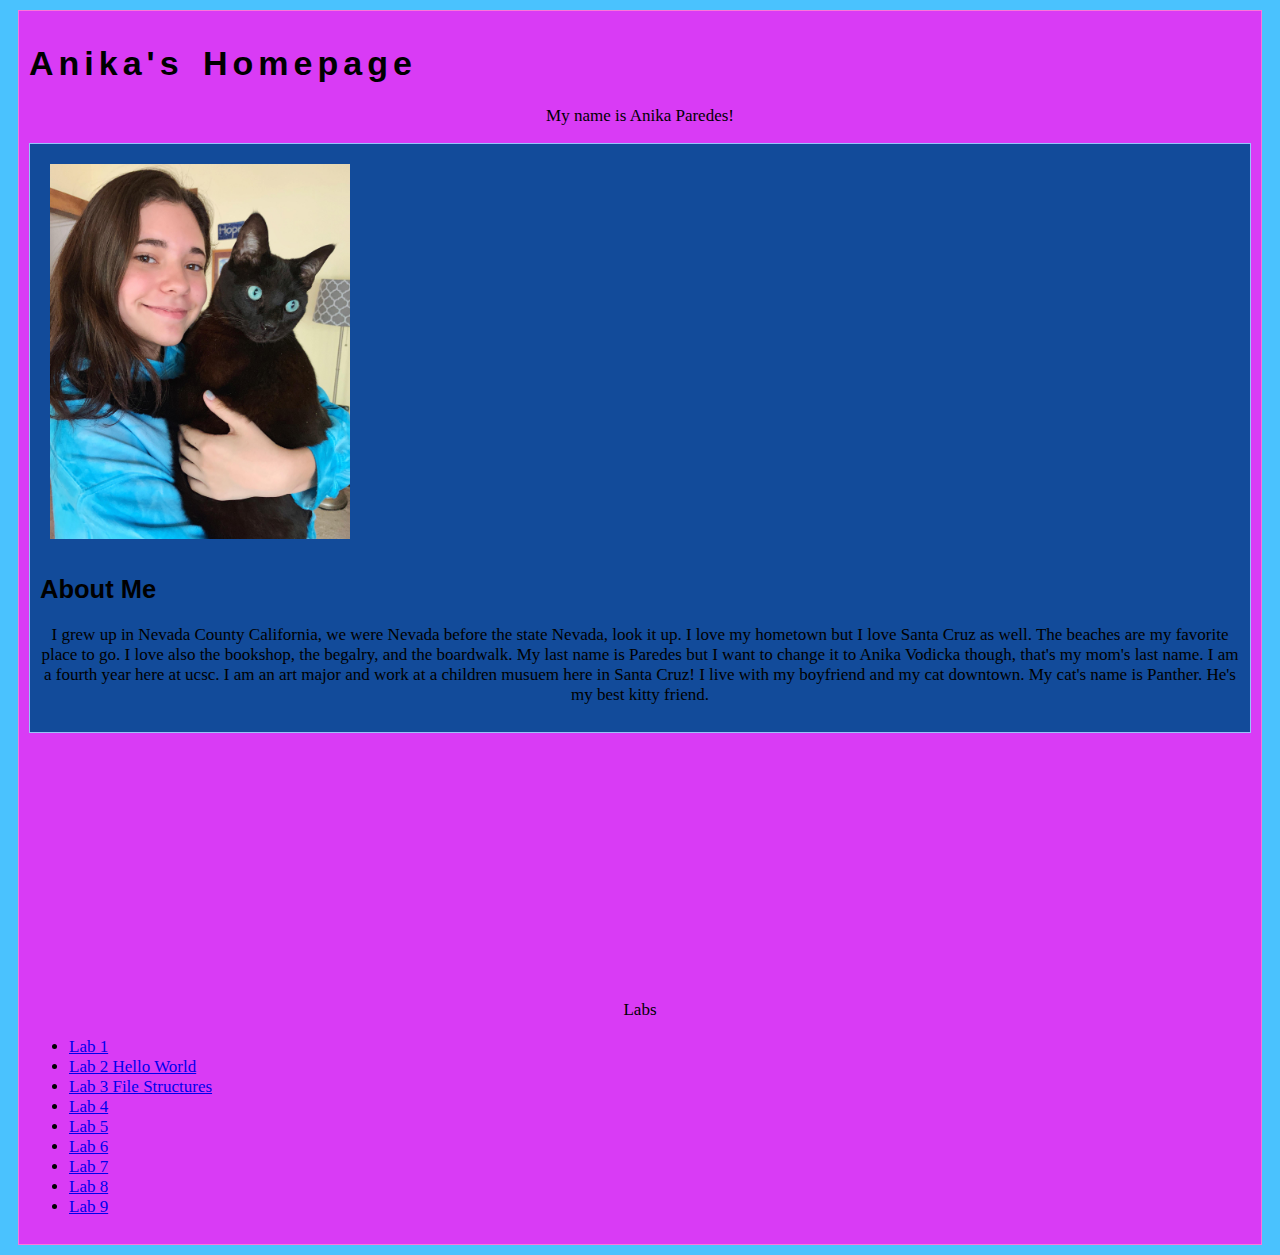
<file: index.html>
<!DOCTYPE html>
<html>
<head>
	<!-- This title is used for tabs and bookmarks -->
	<title>Anika's Homepage</title>

	<!-- Use UTF character set, a good idea with any webpage -->
	<meta charset="UTF-8" />
	<!-- Set viewport so page remains consistently scaled w narrow devices -->
	<meta name="viewport" content="width=device-width, initial-scale=1.0" />

	<!-- Include a sitewide CSS file for consistent styling across the site -->
	<link rel="stylesheet" type="text/css" href="css/site.css">
	<!-- Lab-specifc CSS file for any special styling of this particular page -->
	<link rel="stylesheet" type="text/css" href="css/homepage.css">
	<!-- Link to javascript file - DEFER waits until all elements are rendered -->

	<!-- <script type="text/javascript" src="./js/lab.js" DEFER></script> -->
</head>
<body>
	<!-- Style this page by changing the CSS in ../css/site.css or css/lab.css -->
	<main id="content">
		<section>
			<h1>Anika's Homepage</h1>
			<p>My name is Anika Paredes!</p>
			<div class="minor-section">
					<!-- Note that all filenames use lowercase and no spaces -->
					<img class="anika_cat" src="anika_cat.jpg">
					<h2>About Me</h2>
					<p>I grew up in Nevada County California, we were Nevada before the state Nevada, look it up. I love my hometown but I love Santa Cruz as well. The beaches are my favorite place to go. I love also the bookshop, the begalry, and the boardwalk. My last name is Paredes but I want to change it to Anika Vodicka though, that's my mom's last name. I am a fourth year here at ucsc. I am an art major and work at a children musuem here in Santa Cruz! I live with my boyfriend and my cat downtown. My cat's name is Panther. He's my best kitty friend.</p>
			</div>
			<div class="cat-bed">
				<div class="lazy-cat walking"></div>    
			  </div>
			  
		</section>
		<nav id="links">
			<p> Labs </p>
			<ul>
				<Li><a href="https://anikamvp.github.io/art101/lab1/">Lab 1</a></Li>
				<Li><a href="https://anikamvp.github.io/art101/lab2/">Lab 2 Hello World</a></Li>
				<Li><a href="lab3/index.html">Lab 3 File Structures</a></Li>
				<Li><a href="https://anikamvp.github.io/art101/lab4/">Lab 4</a></Li>
				<Li><a href="https://anikamvp.github.io/art101/lab5/">Lab 5</a></Li>
				<Li><a href="https://anikamvp.github.io/art101/lab6/">Lab 6</a></Li>
				<Li><a href="https://anikamvp.github.io/art101/lab7/">Lab 7</a></Li>
				<Li><a href="https://anikamvp.github.io/art101/lab8/">Lab 8</a></Li>
				<Li><a href="https://anikamvp.github.io/art101/lab9/">Lab 9</a></Li>
			</ul>
		</nav>
	</main>
</body>
</html>
</file>
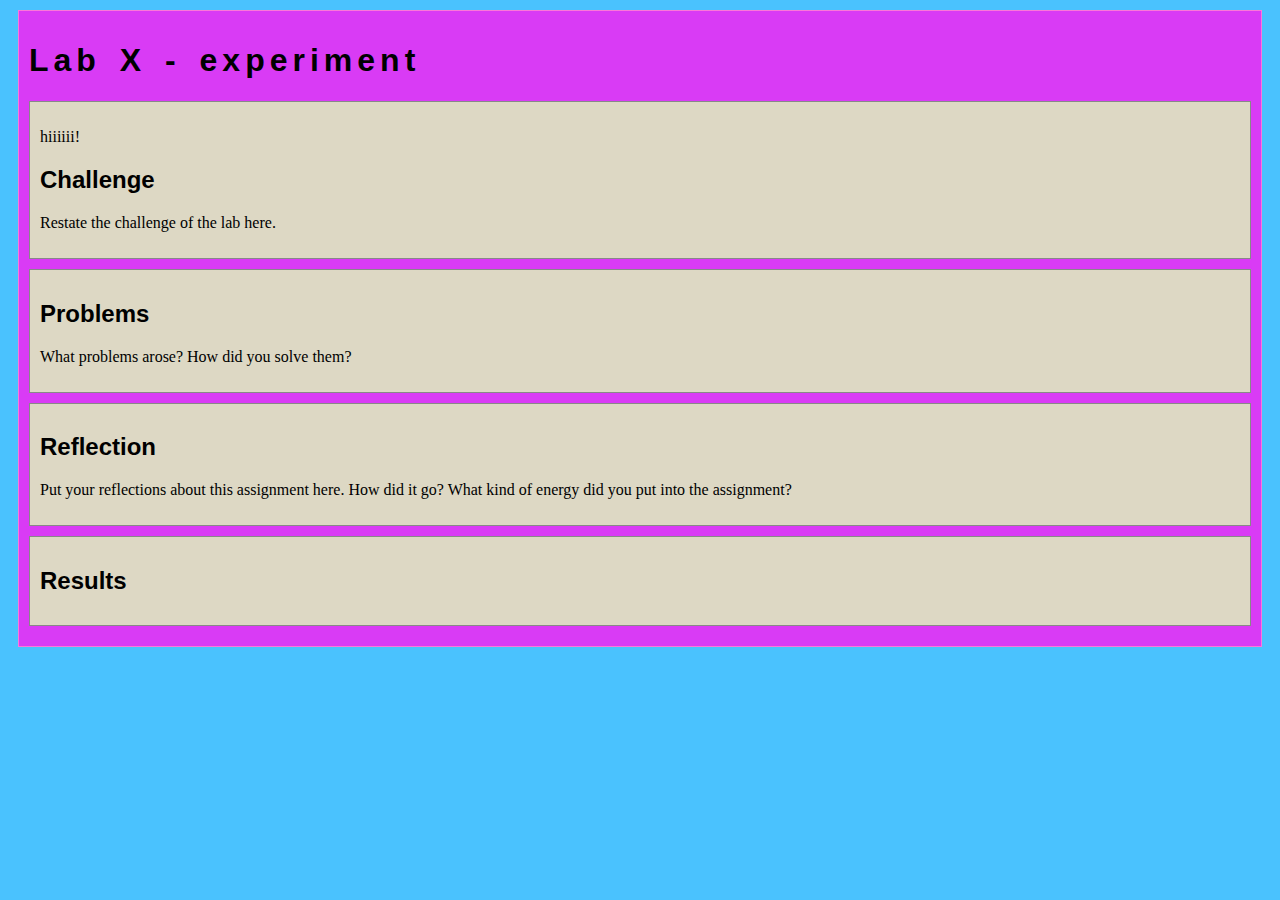
<file: lab1/index.html>
<!DOCTYPE html>
<html>
<head>
	<!-- This title is used for tabs and bookmarks -->
	<title>Lab X - experiment</title>

	<!-- Use UTF character set, a good idea with any webpage -->
  	<meta charset="UTF-8" />
	<!-- Set viewport so page remains consistently scaled w narrow devices -->
  	<meta name="viewport" content="width=device-width, initial-scale=1.0" />
	
	<!-- Include a sitewide CSS file for consistent styling across the site -->
	<link rel="stylesheet" type="text/css" href="../css/site.css">
	<!-- Lab-specifc CSS file for any special styling of this particular page -->
	<link rel="stylesheet" type="text/css" href="css/lab.css">
	
	<!-- load jQuery library to make javascript easier (must be above our lab js)-->
	<script src="https://code.jquery.com/jquery-3.6.4.min.js"></script>
	<!-- Link to javascript file - DEFER waits until all elements are rendered -->
	<script type="text/javascript" src="./js/lab.js" DEFER></script>
</head>
<body>
	<!-- Style this page by changing the CSS in ../css/site.css or css/lab.css -->
	<main id="content">
		<section>
			<h1>Lab X - experiment</h1>
			<div class="minor-section">
			<p> hiiiiii!
	
			</p>
					<h2>Challenge</h2>
					<p>Restate the challenge of the lab here.</p>
			</div>

			<div class="minor-section">
					<h2>Problems</h2>
					<p>What problems arose? How did you solve them? </p>
			</div>

			<div class="minor-section">
					<h2>Reflection</h2>
					<p>Put your reflections about this assignment here. How did it go? What kind of energy did you put into the assignment? </p>
			</div>

			<div class="minor-section">
					<h2>Results</h2>
					<div id="output"></div>
			</div>
		</section>
		<nav id="links">
			<!-- Put links to other pages (including the homepage) here. -->
		</nav>
	</main>
</body>
</html>
</file>
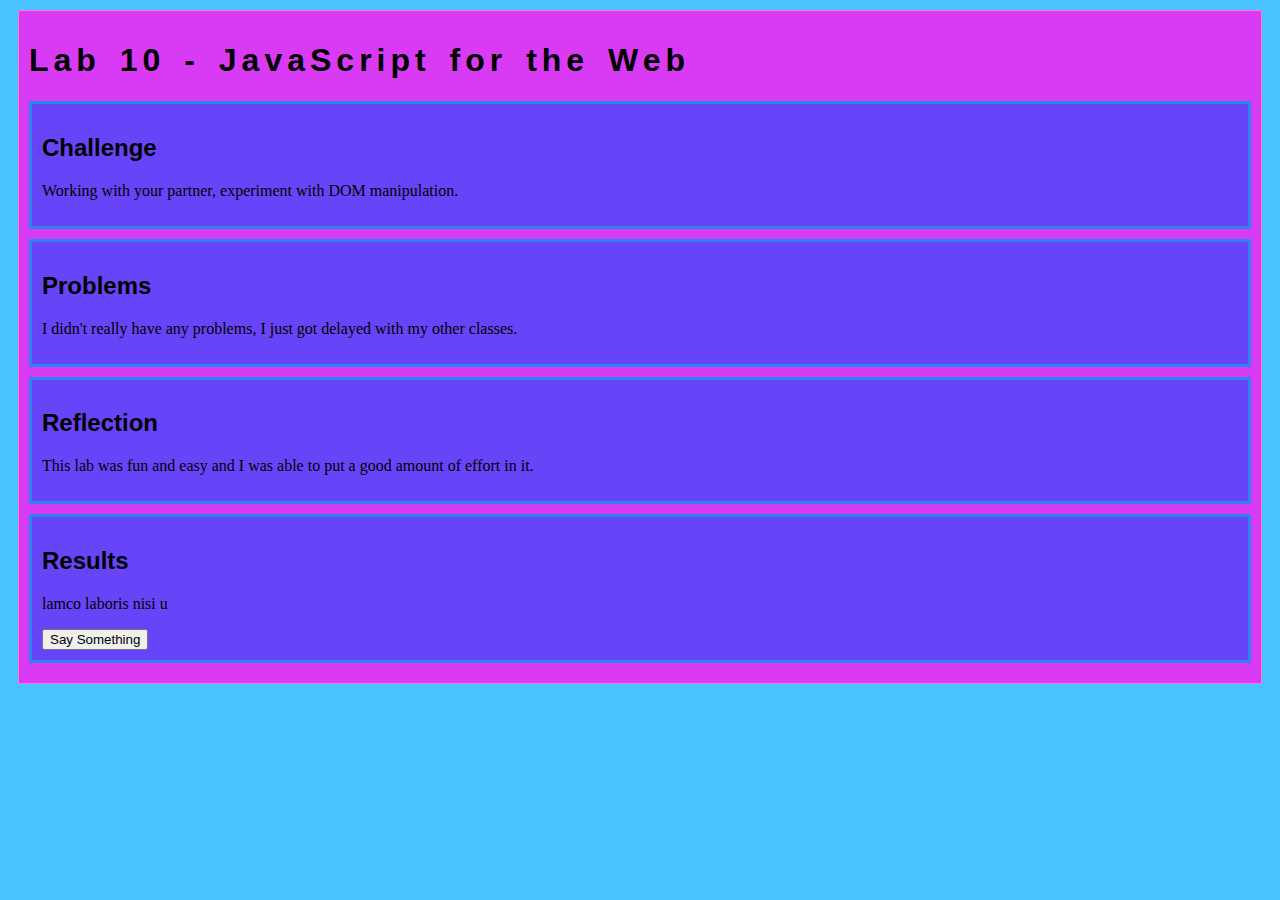
<file: lab10/index.html>
<!DOCTYPE html>
<html>
<head>
	<!-- This title is used for tabs and bookmarks -->
	<title>Lab 10 - JavaScript for the Web</title>

	<!-- Use UTF character set, a good idea with any webpage -->
  	<meta charset="UTF-8" />
	<!-- Set viewport so page remains consistently scaled w narrow devices -->
  	<meta name="viewport" content="width=device-width, initial-scale=1.0" />
	
	<!-- Include a sitewide CSS file for consistent styling across the site -->
	<link rel="stylesheet" type="text/css" href="../css/site.css">
	<!-- Lab-specifc CSS file for any special styling of this particular page -->
	<link rel="stylesheet" type="text/css" href="css/lab.css">
	
	<!-- load jQuery library to make javascript easier (must be above our lab js)-->
	<script src="https://code.jquery.com/jquery-3.6.4.min.js"></script>
	<!-- Link to javascript file - DEFER waits until all elements are rendered -->
	<script type="text/javascript" src="./js/lab.js" DEFER></script>
</head>
<body>
	<!-- Style this page by changing the CSS in ../css/site.css or css/lab.css -->
	<main id="content">
		<section>
			<h1>Lab 10 - JavaScript for the Web</h1>
			<div class="minor-section">
	
			</p>
					<h2>Challenge</h2>
					<p>Working with your partner, experiment with DOM manipulation.</p>
			</div>

			<div class="minor-section">
					<h2>Problems</h2>
					<p>I didn't really have any problems, I just got delayed with my other classes.</p>
			</div>

			<div class="minor-section">
					<h2>Reflection</h2>
					<p>This lab was fun and easy and I was able to put a good amount of effort in it.</p>
			</div>

			<div class="minor-section">
					<h2>Results</h2>
					<div id="output"></div>
					<button id="make-convo">Say Something</button>
			</div>
		</section>
		<nav id="links">
			<!-- Put links to other pages (including the homepage) here. -->
		</nav>
	</main>
</body>
</html>
</file>
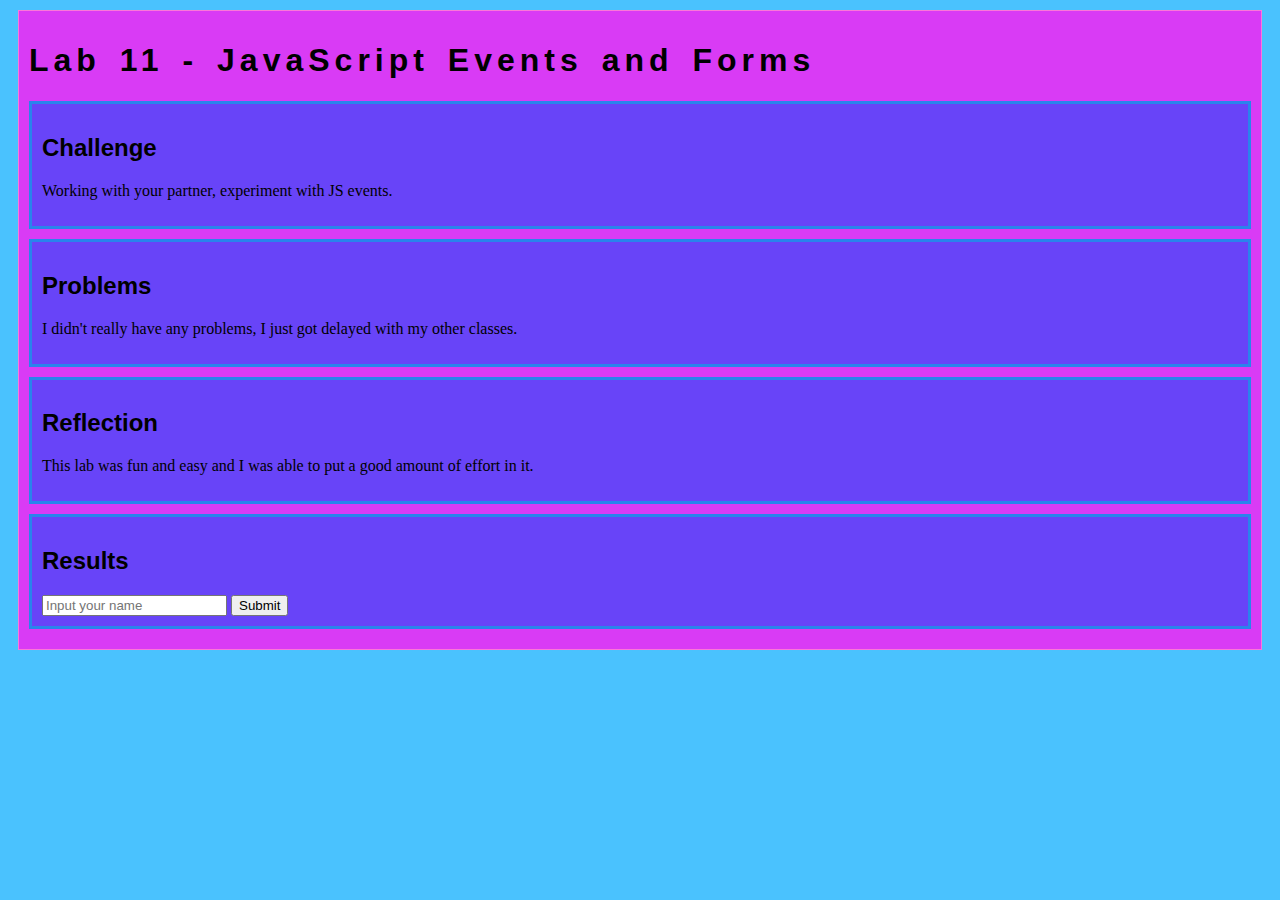
<file: lab11/index.html>
<!DOCTYPE html>
<html>
<head>
	<!-- This title is used for tabs and bookmarks -->
	<title>Lab 11 - JavaScript Events and Forms</title>

	<!-- Use UTF character set, a good idea with any webpage -->
  	<meta charset="UTF-8" />
	<!-- Set viewport so page remains consistently scaled w narrow devices -->
  	<meta name="viewport" content="width=device-width, initial-scale=1.0" />
	
	<!-- Include a sitewide CSS file for consistent styling across the site -->
	<link rel="stylesheet" type="text/css" href="../css/site.css">
	<!-- Lab-specifc CSS file for any special styling of this particular page -->
	<link rel="stylesheet" type="text/css" href="css/lab.css">
	
	<!-- load jQuery library to make javascript easier (must be above our lab js)-->
	<script src="https://code.jquery.com/jquery-3.6.4.min.js"></script>
	<!-- Link to javascript file - DEFER waits until all elements are rendered -->
	<script type="text/javascript" src="./js/lab.js" DEFER></script>
</head>
<body>
	<!-- Style this page by changing the CSS in ../css/site.css or css/lab.css -->
	<main id="content">
		<section>
			<h1>Lab 11 - JavaScript Events and Forms</h1>
			<div class="minor-section">
	
			</p>
					<h2>Challenge</h2>
					<p>Working with your partner, experiment with JS events.</p>
			</div>

			<div class="minor-section">
					<h2>Problems</h2>
					<p>I didn't really have any problems, I just got delayed with my other classes.</p>
			</div>

			<div class="minor-section">
					<h2>Reflection</h2>
					<p>This lab was fun and easy and I was able to put a good amount of effort in it.</p>
			</div>

			<div class="minor-section">
					<h2>Results</h2>
					<div id="output"></div>
					<input  type="text" id="user-name" placeholder="Input your name">
					<button id="submit">Submit</button>
			</div>
		</section>
		<nav id="links">
			<!-- Put links to other pages (including the homepage) here. -->
		</nav>
	</main>
</body>
</html>
</file>
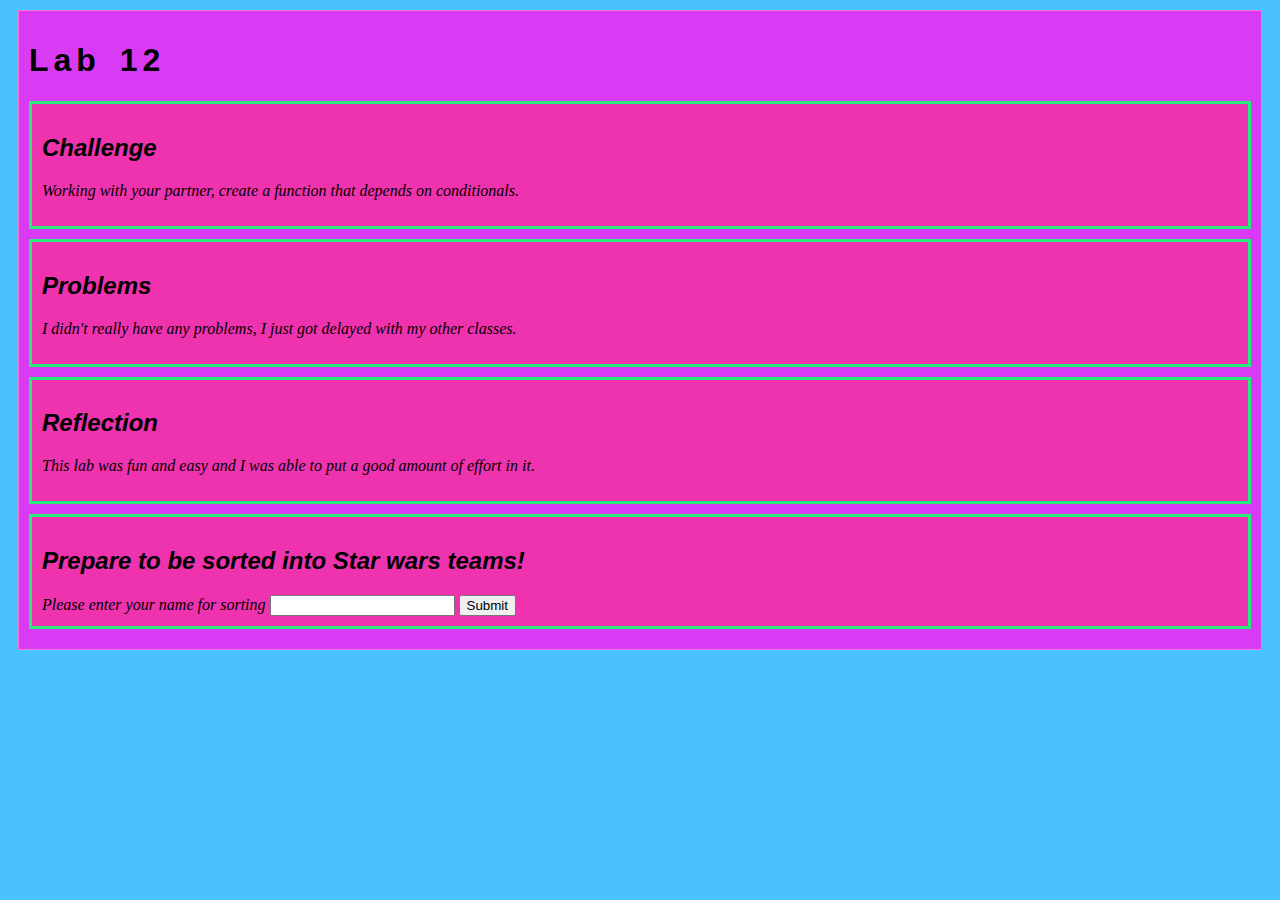
<file: lab12/index.html>
<!DOCTYPE html>
<html>
<head>
	<!-- This title is used for tabs and bookmarks -->
	<title>Lab 12 - Conditionals</title>

	<!-- Use UTF character set, a good idea with any webpage -->
  	<meta charset="UTF-8" />
	<!-- Set viewport so page remains consistently scaled w narrow devices -->
  	<meta name="viewport" content="width=device-width, initial-scale=1.0" />
	
	<!-- Include a sitewide CSS file for consistent styling across the site -->
	<link rel="stylesheet" type="text/css" href="../css/site.css">
	<!-- Lab-specifc CSS file for any special styling of this particular page -->
	<link rel="stylesheet" type="text/css" href="css/lab.css">
	
	<!-- load jQuery library to make javascript easier (must be above our lab js)-->
	<script src="https://code.jquery.com/jquery-3.5.1.min.js"></script>
	<!-- Link to javascript file - DEFER waits until all elements are rendered -->
	<script type="text/javascript" src="./js/lab.js" DEFER></script>
</head>
<body>
	<!-- Style this page by changing the CSS in ../css/site.css or css/lab.css -->
	<main id="content">
		<section>
			<h1>Lab 12</h1>
			<div class="minor-section">
	
			</p>
					<h2>Challenge</h2>
					<p>Working with your partner, create a function that depends on conditionals.</p>
			</div>

			<div class="minor-section">
					<h2>Problems</h2>
					<p>I didn't really have any problems, I just got delayed with my other classes.</p>
			</div>

			<div class="minor-section">
					<h2>Reflection</h2>
					<p>This lab was fun and easy and I was able to put a good amount of effort in it.</p>
			</div>
			<div class="minor-section">
					<h2>Prepare to be sorted into Star wars teams!</h2>
					<label for="input">Please enter your name for sorting</label>
					<input type="text" id="input">
					<button id="button">Submit</button>
					<div id="output"></div>
			</div>
		</section>
	
		</nav>
	</main>
</body>
</html>
</file>
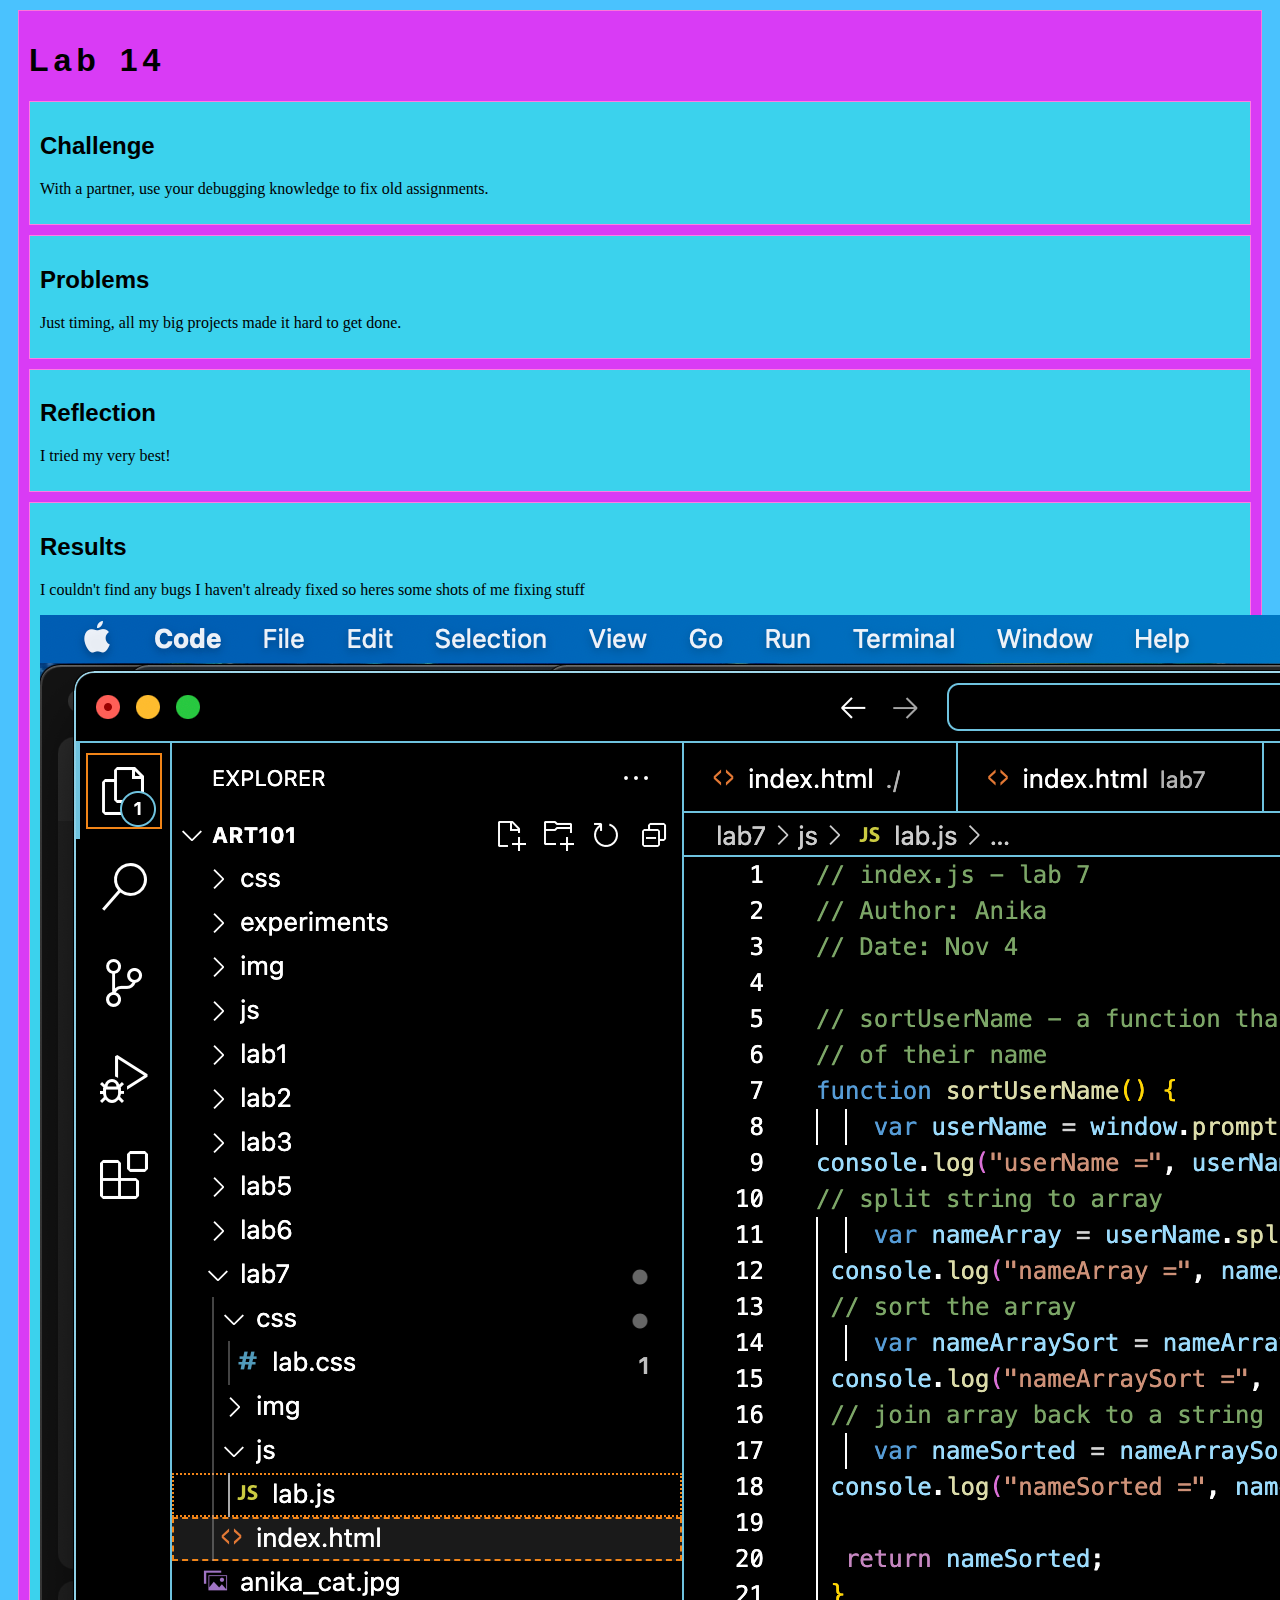
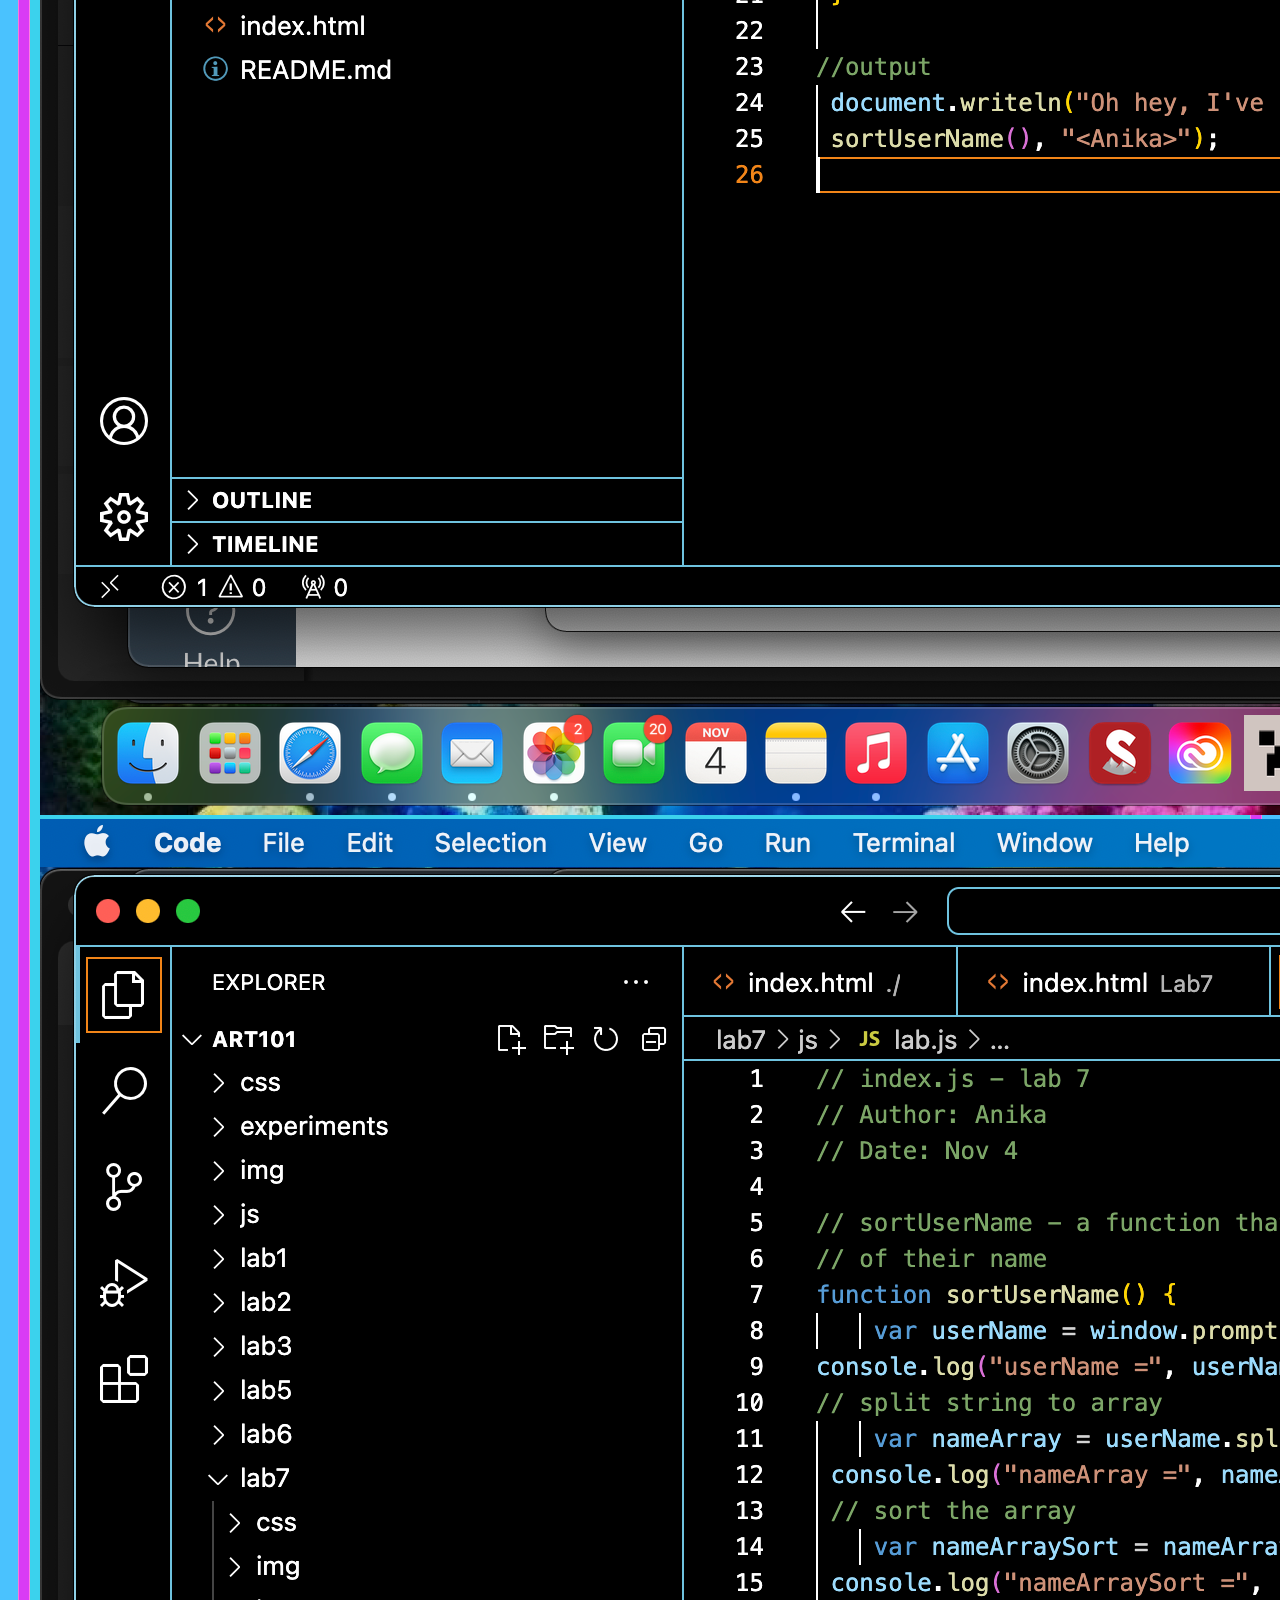
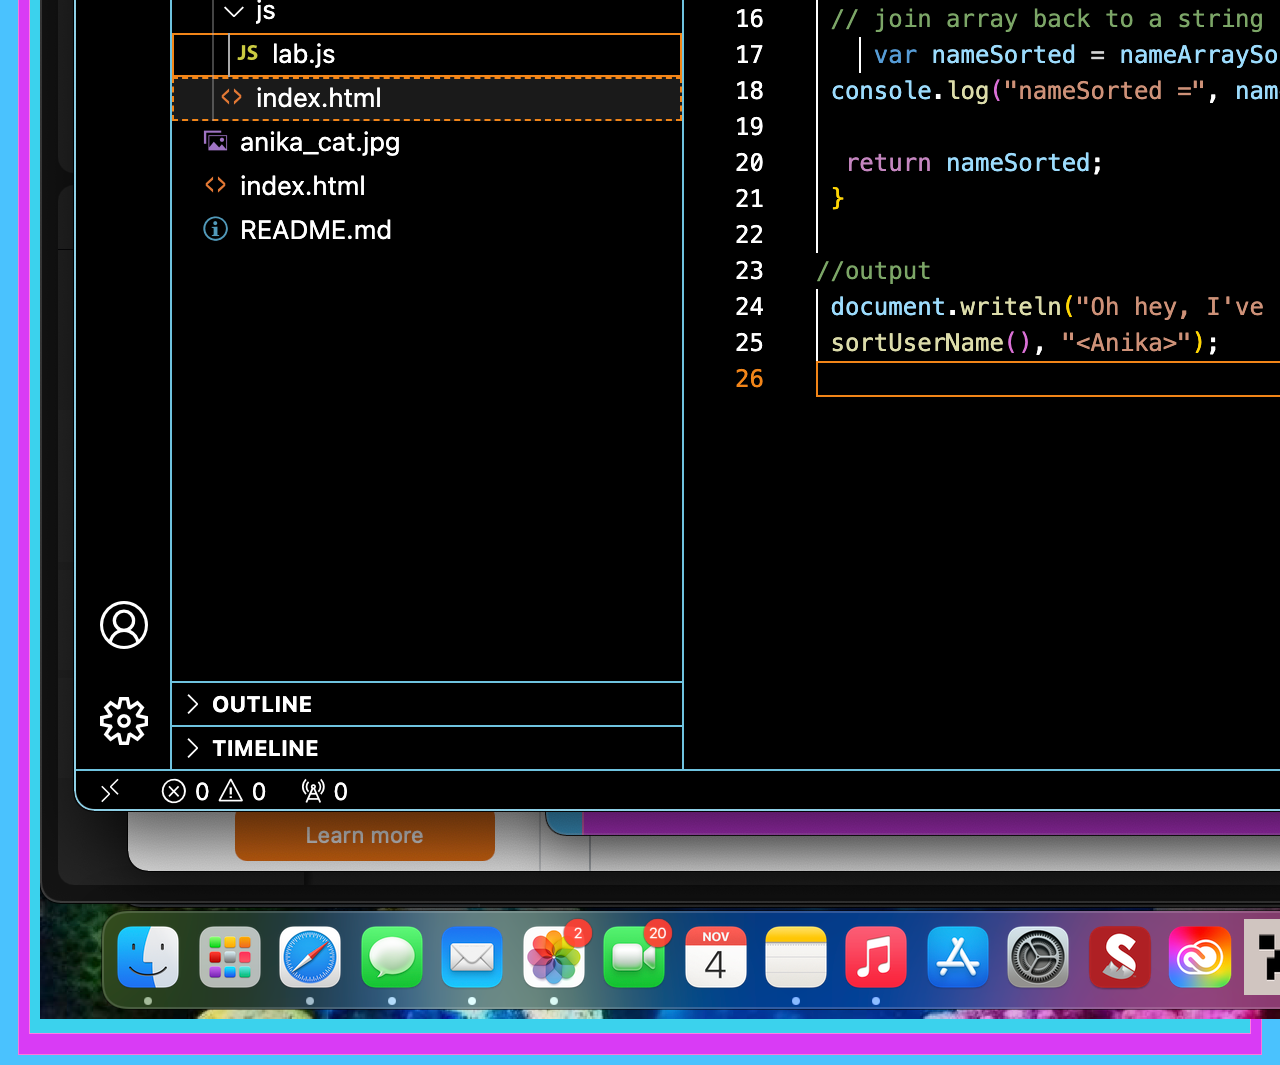
<file: lab14/index.html>
<!DOCTYPE html>
<html>
<head>
	<!-- This title is used for tabs and bookmarks -->
	<title>Lab 14 - Debugging</title>

	<!-- Use UTF character set, a good idea with any webpage -->
  	<meta charset="UTF-8" />
	<!-- Set viewport so page remains consistently scaled w narrow devices -->
  	<meta name="viewport" content="width=device-width, initial-scale=1.0" />
	
	<!-- Include a sitewide CSS file for consistent styling across the site -->
	<link rel="stylesheet" type="text/css" href="../css/site.css">
	<!-- Lab-specifc CSS file for any special styling of this particular page -->
	<link rel="stylesheet" type="text/css" href="css/lab.css">
	
	<!-- load jQuery library to make javascript easier (must be above our lab js)-->
	<script src="https://code.jquery.com/jquery-3.6.4.min.js"></script>
	<!-- Link to javascript file - DEFER waits until all elements are rendered -->
	<script type="text/javascript" src="./js/lab.js" DEFER></script>
</head>
<body>
	<!-- Style this page by changing the CSS in ../css/site.css or css/lab.css -->
	<main id="content">
		<section>
			<h1>Lab 14</h1>
			<div class="minor-section">
	
			</p>
					<h2>Challenge</h2>
					<p>With a partner, use your debugging knowledge to fix old assignments.</p>
			</div>

			<div class="minor-section">
					<h2>Problems</h2>
					<p>Just timing, all my big projects made it hard to get done. </p>
			</div>

			<div class="minor-section">
					<h2>Reflection</h2>
					<p>I tried my very best!</p>
			</div>

			<div class="minor-section">
					<h2>Results</h2>
					<P>I couldn't find any bugs I haven't already fixed so heres some shots of me fixing stuff</P>
					<div id="output"></div>
					<img src="Fix_1.png" alt="Fix 1">
					<img src="Fix_1.1.png" alt="Fix 1.1">
			</div>
		</section>
		<nav id="links">
			<!-- Put links to other pages (including the homepage) here. -->
		</nav>
	</main>
</body>
</html>
</file>
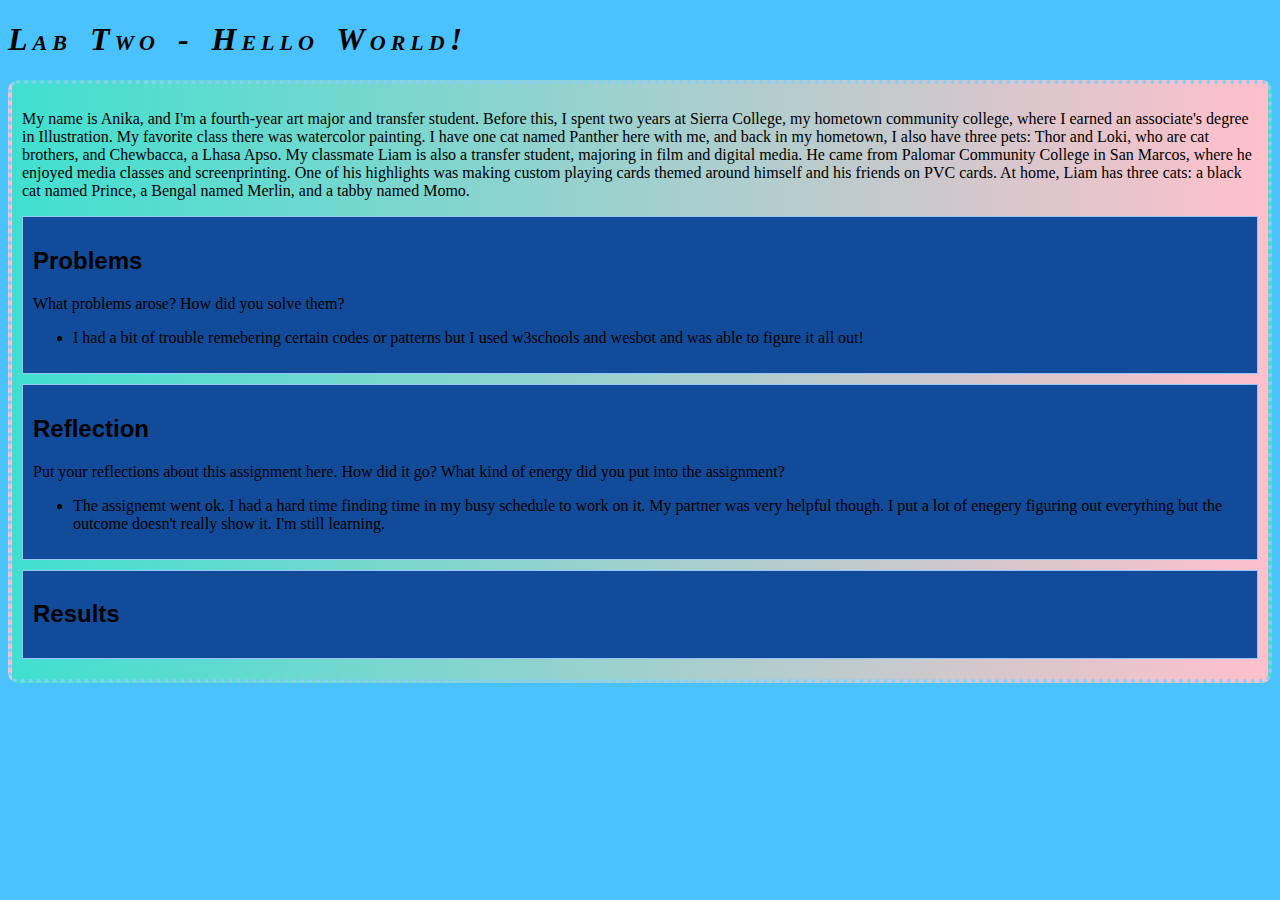
<file: lab2/index.html>
<!DOCTYPE html>
	<!-- Use UTF character set, a good idea with any webpage -->
  	<meta charset="UTF-8" />
	<!-- Set viewport so page remains consistently scaled w narrow devices -->
  	<meta name="viewport" content="width=device-width, initial-scale=1.0" />
	
	<!-- Include a sitewide CSS file for consistent styling across the site -->
	<link rel="stylesheet" type="text/css" href="../css/site.css">
	<!-- Lab-specifc CSS file for any special styling of this particular page -->
	<link rel="stylesheet" type="text/css" href="css/lab.css">
	
	<!-- load jQuery library to make javascript easier (must be above our lab js)-->
	<script src="https://code.jquery.com/jquery-3.6.4.min.js"></script>
	<!-- Link to javascript file - DEFER waits until all elements are rendered -->
	<script type="text/javascript" src="./js/lab.js" DEFER></script>
</head>
<link rel="stylesheet" type="text/css" href="css/lab.css">
<body>

		<section>
			<h1>Lab Two - Hello World!</h1>
			<div class="intro">
				<p> My name is Anika, and I'm a fourth-year art major and transfer student. Before this, I spent two years at Sierra College, my hometown community college, where I earned an associate's degree in Illustration. My favorite class there was watercolor painting. I have one cat named Panther here with me, and back in my hometown, I also have three pets: Thor and Loki, who are cat brothers, and Chewbacca, a Lhasa Apso. My classmate Liam is also a transfer student, majoring in film and digital media. He came from Palomar Community College in San Marcos, where he enjoyed media classes and screenprinting. One of his highlights was making custom playing cards themed around himself and his friends on PVC cards. At home, Liam has three cats: a black cat named Prince, a Bengal named Merlin, and a tabby named Momo.</p>
	
			<div class="minor-section">
					<h2>Problems</h2>
					<p>What problems arose? How did you solve them? </p>
					<ul>
						<li> I had a bit of trouble remebering certain codes or patterns but I used w3schools and wesbot and was able to figure it all out!</li>
					</ul>
			</div>

			<div class="minor-section">
					<h2>Reflection</h2>
					<p>Put your reflections about this assignment here. How did it go? What kind of energy did you put into the assignment? </p>
					<ul>
						<li>The assignemt went ok. I had a hard time finding time in my busy schedule to work on it. My partner was very helpful though. I put a lot of enegery figuring out everything but the outcome doesn't really show it. I'm still learning.</li>
					</ul>
			</div>

			<div class="minor-section">
					<h2>Results</h2>
					<div id="output"></div>
			</div>
		</section>
		<nav id="links">
			<!-- Put links to other pages (including the homepage) here. -->
		</nav>
	</main>
</body>
</html>
</file>
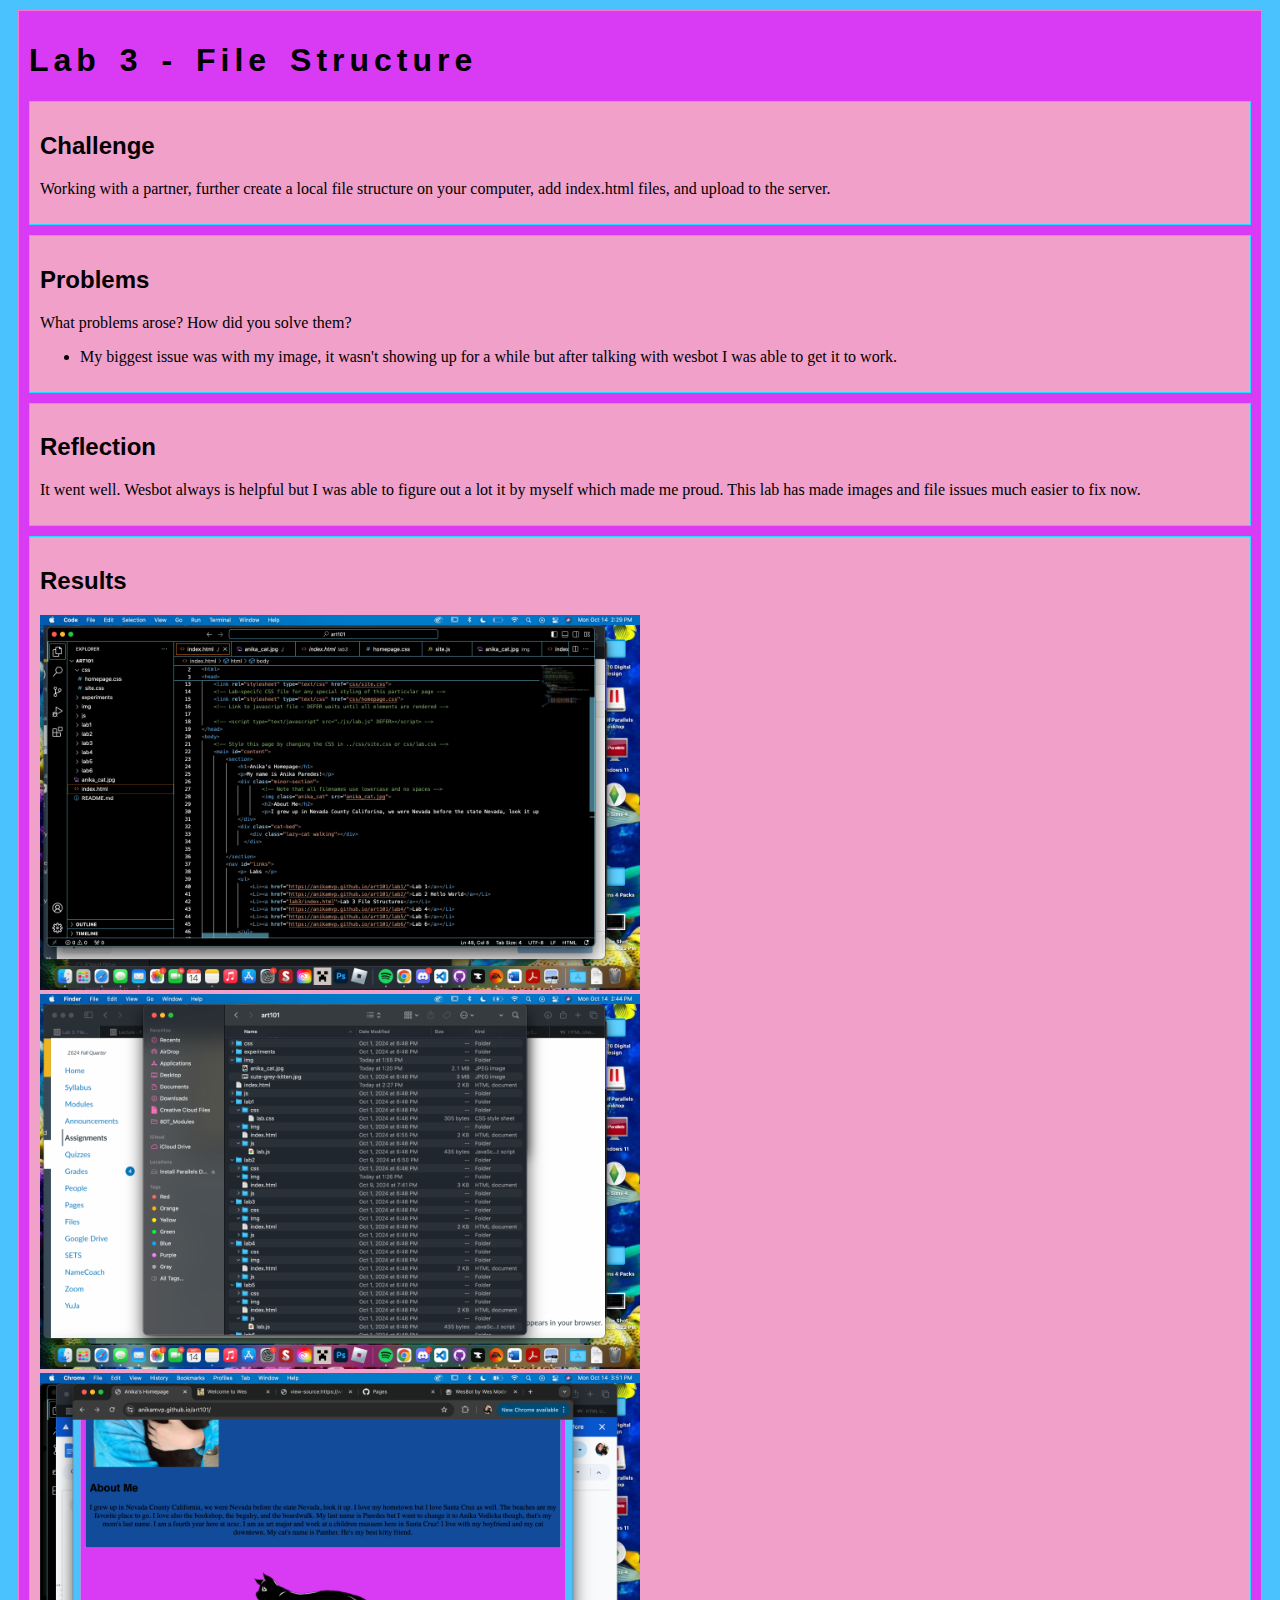
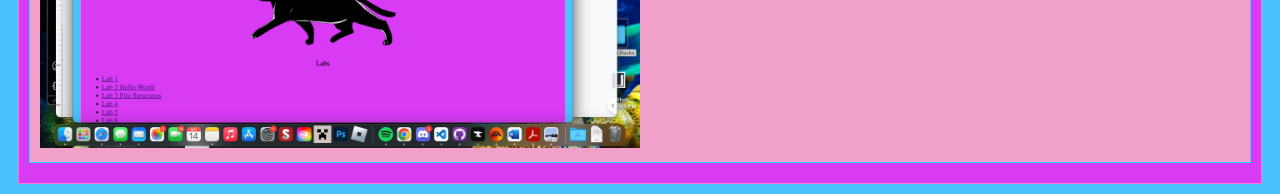
<file: lab3/index.html>
<!DOCTYPE html>
<html>
<head>
	<!-- This title is used for tabs and bookmarks -->
	<title>Lab 3 - File Structure</title>

	<!-- Use UTF character set, a good idea with any webpage -->
  	<meta charset="UTF-8" />
	<!-- Set viewport so page remains consistently scaled w narrow devices -->
  	<meta name="viewport" content="width=device-width, initial-scale=1.0" />
	
	<!-- Include a sitewide CSS file for consistent styling across the site -->
	<link rel="stylesheet" type="text/css" href="../css/site.css">
	<!-- Lab-specifc CSS file for any special styling of this particular page -->
	<link rel="stylesheet" type="text/css" href="css/lab.css">
	
	<!-- load jQuery library to make javascript easier (must be above our lab js)-->
	<script src="https://code.jquery.com/jquery-3.6.4.min.js"></script>
	<!-- Link to javascript file - DEFER waits until all elements are rendered -->
	<script type="text/javascript" src="./js/lab.js" DEFER></script>
</head>
<body>
	<!-- Style this page by changing the CSS in ../css/site.css or css/lab.css -->
	<main id="content">
		<section>
			<h1>Lab 3 - File Structure</h1>
			<div class="minor-section">
					<h2>Challenge</h2>
					<p>Working with a partner, further create a local file structure on your computer, add index.html files, and upload to the server.</p>
			</div>

			<div class="minor-section">
					<h2>Problems</h2>
					<p>What problems arose? How did you solve them? 
						<ul> <li> My biggest issue was with my image, it wasn't showing up for a while but after talking with wesbot I was able to get it to work. </li></ul>
					</p>
			</div>

			<div class="minor-section">
					<h2>Reflection</h2>
					<p> It went well. Wesbot always is helpful but I was able to figure out a lot it by myself which made me proud. This lab has made images and file issues much easier to fix now. </p>
			</div>

			<div class="minor-section">
					<h2>Results</h2>
					<img class="Code" src="Code.png">
					<img class="Files" src="Files.png">
					<img class="homepage" src="homepage.png">
			</div>
		</section>
		<nav id="links">
			<!-- Put links to other pages (including the homepage) here. -->
		</nav>
	</main>
</body>
</html>
</file>
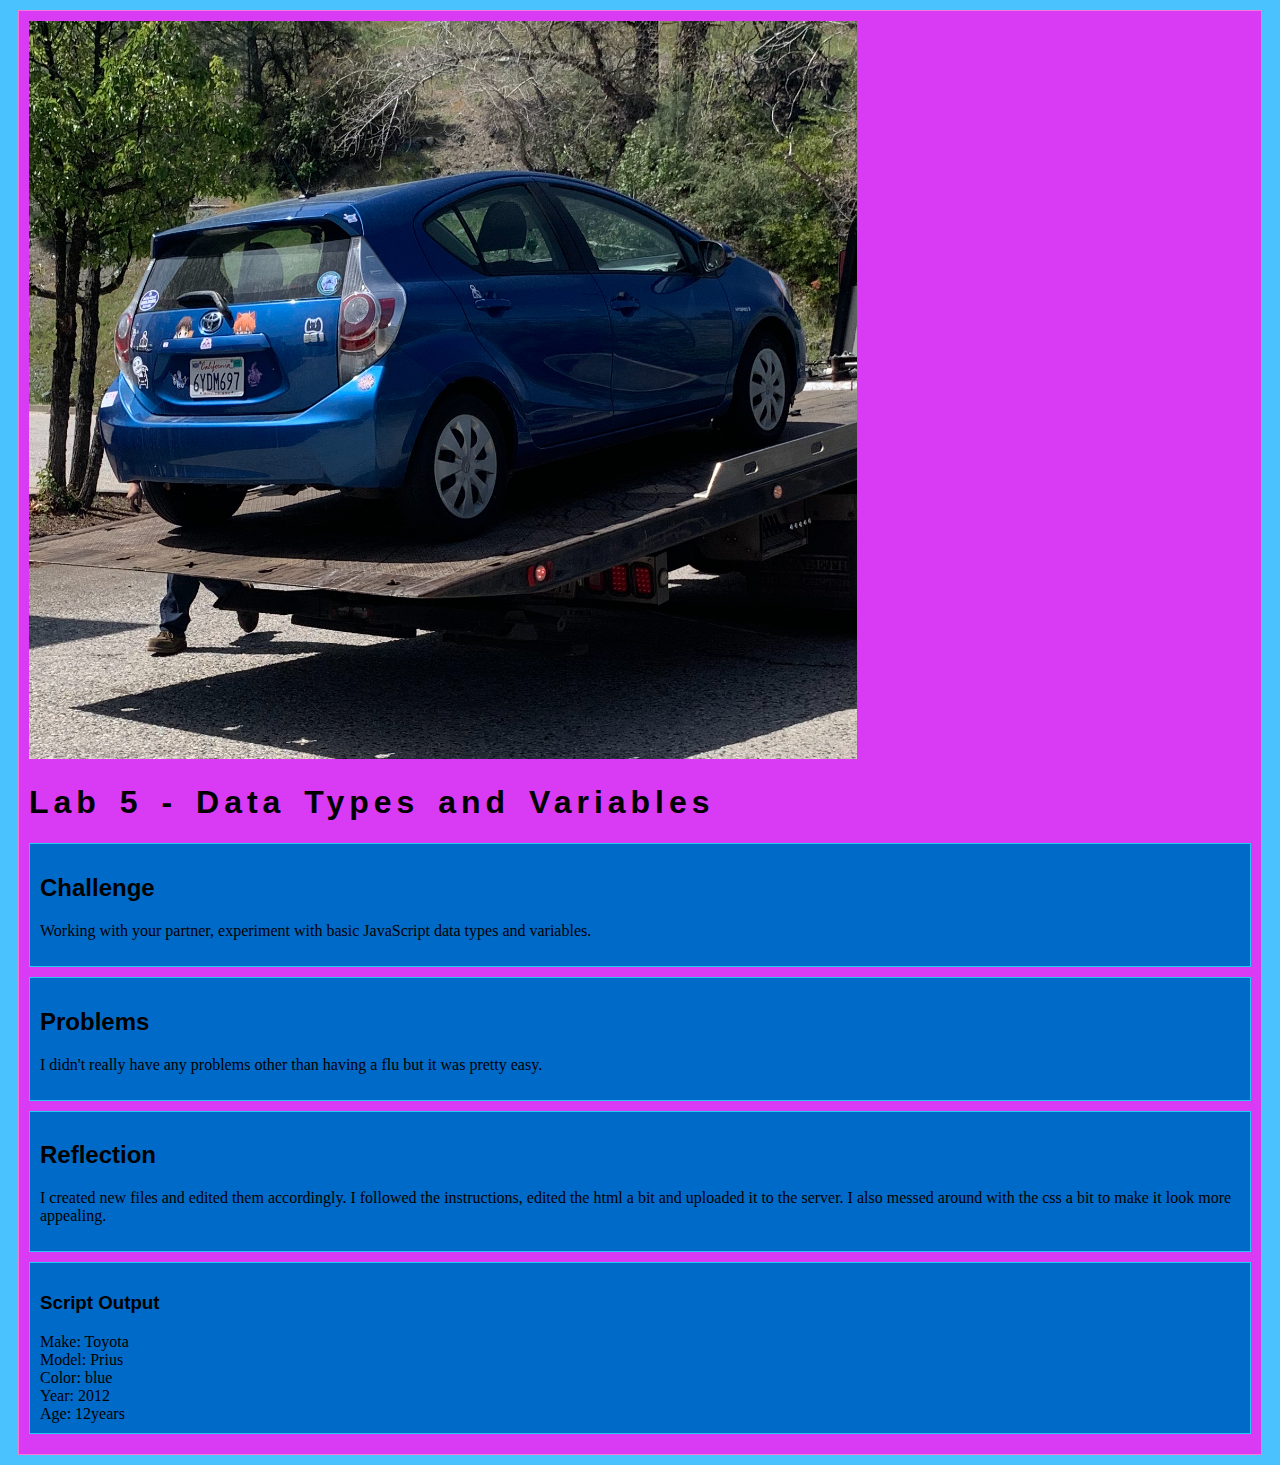
<file: lab5/index.html>
<!DOCTYPE html>
<html>
<head>
	<!-- This title is used for tabs and bookmarks -->
	<title>Lab 5 - Data Types and Variables</title>

	<!-- Use UTF character set, a good idea with any webpage -->
  	<meta charset="UTF-8" />
	<!-- Set viewport so page remains consistently scaled w narrow devices -->
  	<meta name="viewport" content="width=device-width, initial-scale=1.0" />
	
	<!-- Include a sitewide CSS file for consistent styling across the site -->
	<link rel="stylesheet" type="text/css" href="../css/site.css">
	<!-- Lab-specifc CSS file for any special styling of this particular page -->
	<link rel="stylesheet" type="text/css" href="css/lab.css">
	
	<!-- load jQuery library to make javascript easier (must be above our lab js)-->
	<script src="https://code.jquery.com/jquery-3.6.4.min.js"></script>
	<!-- Link to javascript file - DEFER waits until all elements are rendered -->
	<script type="text/javascript" src="./js/lab.js" DEFER></script>
</head>
<body>
	<!-- Style this page by changing the CSS in ../css/site.css or css/lab.css -->
	<main id="content">
		<img src="img/steve.jpg">
		<section>
			<h1>Lab 5 - Data Types and Variables</h1>
			<div class="minor-section">
					<h2>Challenge</h2>
					<p>Working with your partner, experiment with basic JavaScript data types and variables.</p>
			</div>

			<div class="minor-section">
					<h2>Problems</h2>
					<p>I didn't really have any problems other than having a flu but it was pretty easy.</p>
			</div>

			<div class="minor-section">
					<h2>Reflection</h2>
					<p>I created new files and edited them accordingly. I  followed the instructions, edited the html a bit and uploaded it to the server. I also messed around with the css a bit to make it look more appealing. </p>
			</div>

			<div class="minor-section">
					<h3>Script Output</h3>
					<div class=output>
							<script type="text/javascript" src="js/lab.js"></script>
					</div>
			</div>
		</section>
		<nav id="links">
			<!-- Put links to other pages (including the homepage) here. -->
		</nav>
	</main>
</body>
</html>
</file>
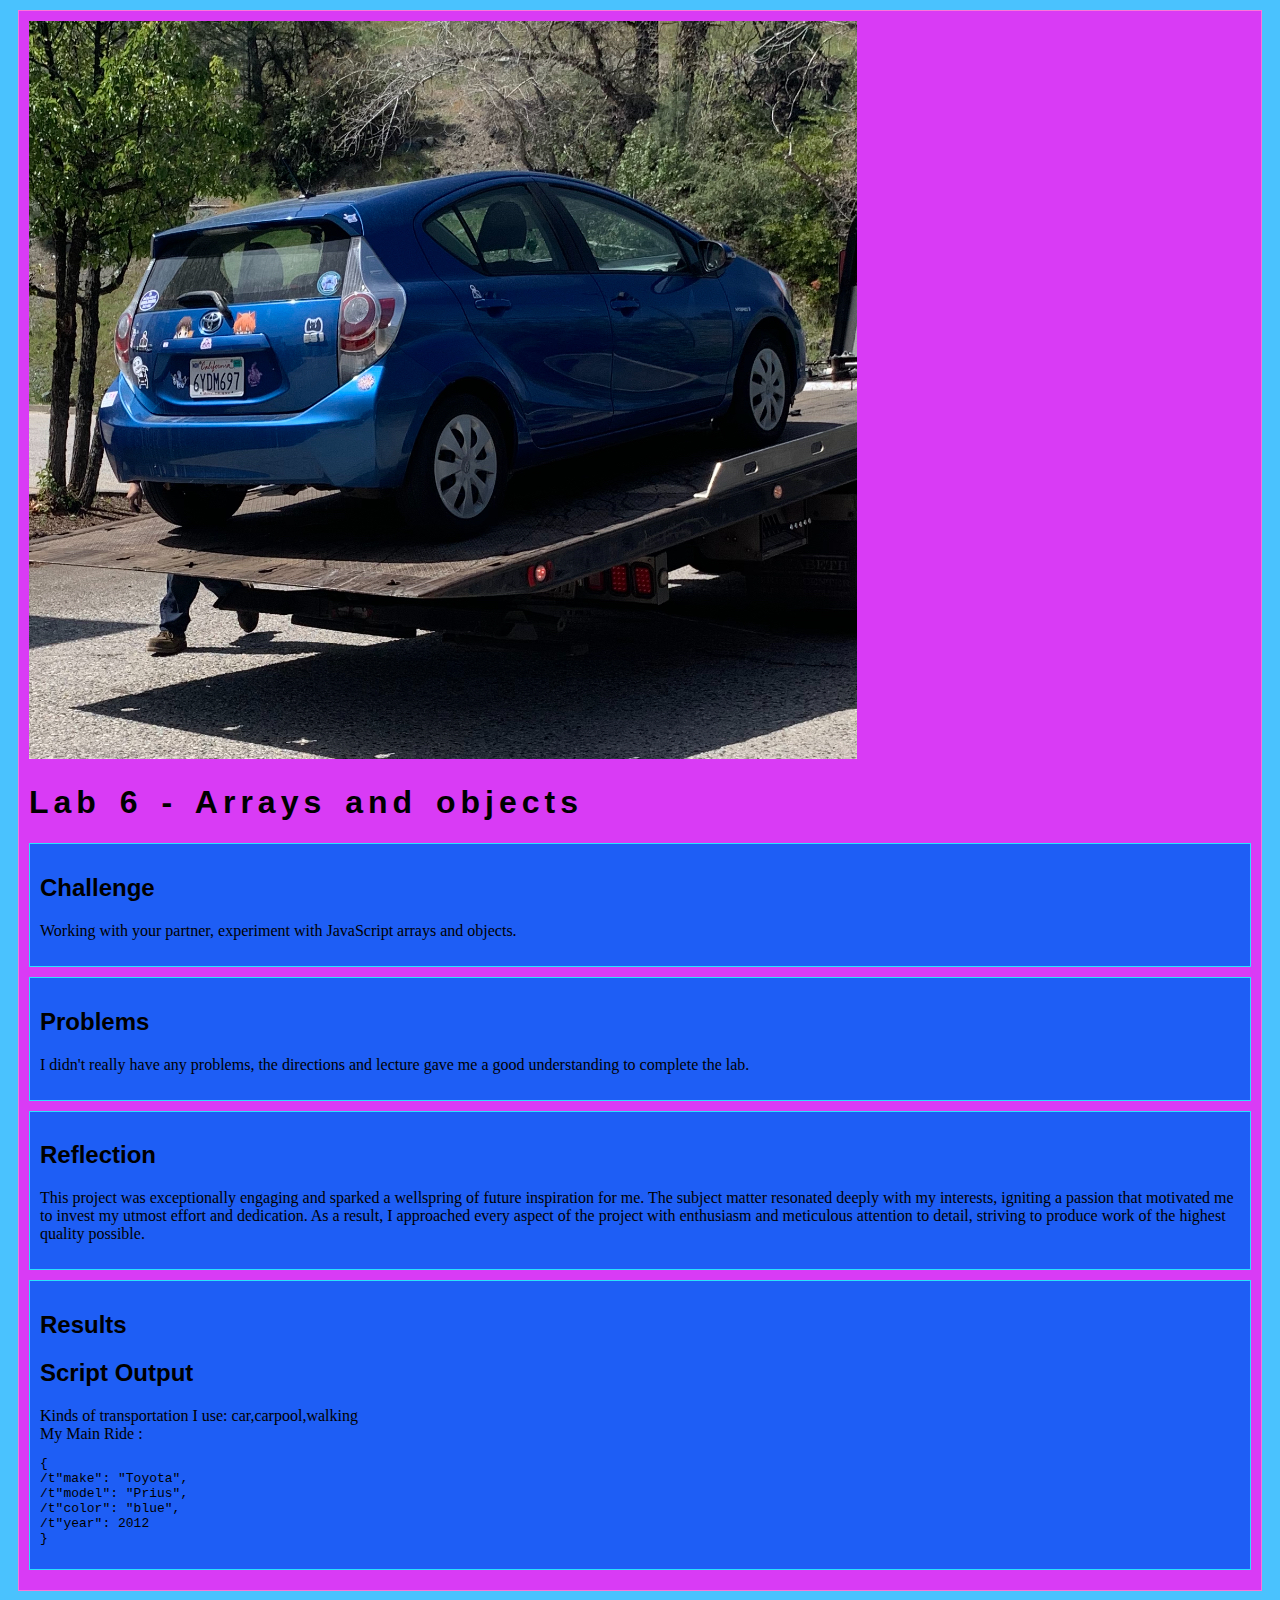
<file: lab6/index.html>
<!DOCTYPE html>
<html>
<head>
	<!-- This title is used for tabs and bookmarks -->
	<title>Lab 6 - Arrays and objects</title>

	<!-- Use UTF character set, a good idea with any webpage -->
  	<meta charset="UTF-8" />
	<!-- Set viewport so page remains consistently scaled w narrow devices -->
  	<meta name="viewport" content="width=device-width, initial-scale=1.0" />
	
	<!-- Include a sitewide CSS file for consistent styling across the site -->
	<link rel="stylesheet" type="text/css" href="../css/site.css">
	<!-- Lab-specifc CSS file for any special styling of this particular page -->
	<link rel="stylesheet" type="text/css" href="css/lab.css">
	
	<!-- load jQuery library to make javascript easier (must be above our lab js)-->
	<script src="https://code.jquery.com/jquery-3.6.4.min.js"></script>
	<!-- Link to javascript file - DEFER waits until all elements are rendered -->
	<script type="text/javascript" src="./js/lab.js" DEFER></script>
</head>
<body>
	<!-- Style this page by changing the CSS in ../css/site.css or css/lab.css -->
	<main id="content">
		<img src="img/steve.jpg">
		<section>
			<h1>Lab 6 - Arrays and objects</h1>
			<div class="minor-section">
					<h2>Challenge</h2>
					<p>Working with your partner, experiment with JavaScript arrays and objects.</p>
			</div>

			<div class="minor-section">
					<h2>Problems</h2>
					<p>I didn't really have any problems, the directions and lecture gave me a good understanding to complete the lab. </p>
			</div>

			<div class="minor-section">
					<h2>Reflection</h2>
					<p>This project was exceptionally engaging and sparked a wellspring of future inspiration for me. The subject matter resonated deeply with my interests, igniting a passion that motivated me to invest my utmost effort and dedication. As a result, I approached every aspect of the project with enthusiasm and meticulous attention to detail, striving to produce work of the highest quality possible. </p>
			</div>

			<div class="minor-section">
					<h2>Results</h2>
					<div id="output"></div>
					<div>
						<h2>Script Output</h2>
						<script src="js/lab.js"></script>
					</div>
			</div>
		</section>
		<nav id="links">
			<!-- Put links to other pages (including the homepage) here. -->
		</nav>
	</main>
</body>
</html>
</file>
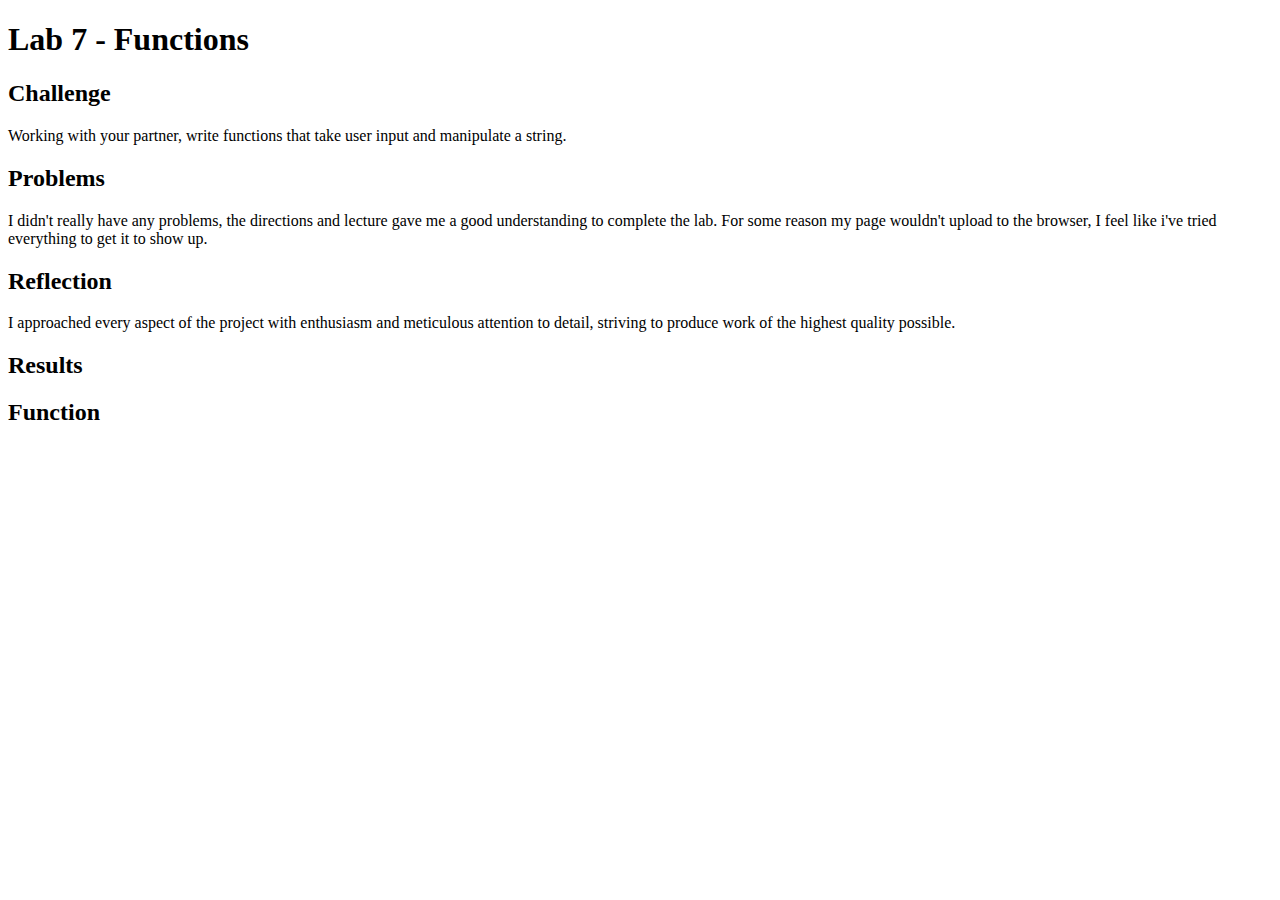
<file: Lab7/index.html>
<!DOCTYPE html>
<html>
<head>
	<title>Lab 7 - Functions</title>
</head>
<body>
	<main id="content">
		<section>
			<h1>Lab 7 - Functions</h1>
			<div class="minor-section">
					<h2>Challenge</h2>
					<p>Working with your partner, write functions that take user input and manipulate a string.</p>
			</div>

			<div class="minor-section">
					<h2>Problems</h2>
					<p>I didn't really have any problems, the directions and lecture gave me a good understanding to complete the lab. For some reason my page wouldn't upload to the browser, I feel like i've tried everything to get it to show up.</p>
			</div>

			<div class="minor-section">
					<h2>Reflection</h2>
					<p>I approached every aspect of the project with enthusiasm and meticulous attention to detail, striving to produce work of the highest quality possible. </p>
			</div>

			<div class="minor-section">
					<h2>Results</h2>
					<div id="output"></div>
					<div>
						<h2>Function</h2>
						<script src="js/lab.js"></script>
					</div>
			</div>
		</section>
	</main>
</body>
</html>
</file>
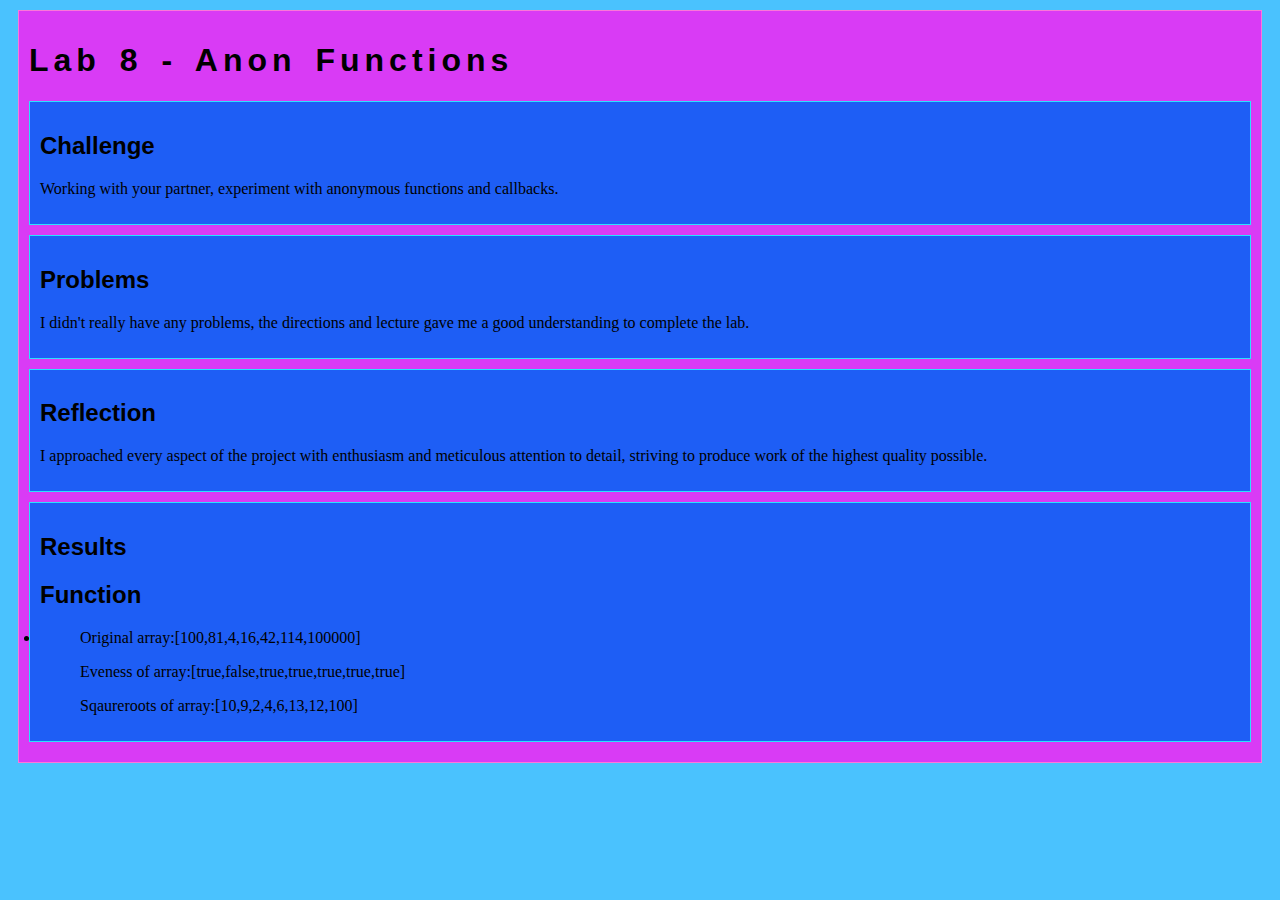
<file: lab8/index.html>
<!DOCTYPE html>
<html>
<head>
		<!-- Use UTF character set, a good idea with any webpage -->
		<meta charset="UTF-8" />
		<!-- Set viewport so page remains consistently scaled w narrow devices -->
		  <meta name="viewport" content="width=device-width, initial-scale=1.0" />
		
		<!-- Include a sitewide CSS file for consistent styling across the site -->
		<link rel="stylesheet" type="text/css" href="../css/site.css">
		<!-- Lab-specifc CSS file for any special styling of this particular page -->
		<link rel="stylesheet" type="text/css" href="css/lab.css">
		
		<!-- load jQuery library to make javascript easier (must be above our lab js)-->
		<script src="https://code.jquery.com/jquery-3.6.4.min.js"></script>
		<!-- Link to javascript file - DEFER waits until all elements are rendered -->
		<script type="text/javascript" src="./js/lab.jss" DEFER></script>

	<title>Lab 8 - Anon Functions</title>
</head>
<body>
	<main id="content">
		<section>
			<h1>Lab 8 - Anon Functions</h1>
			<div class="minor-section">
					<h2>Challenge</h2>
					<p>Working with your partner, experiment with anonymous functions and callbacks.</p>
			</div>

			<div class="minor-section">
					<h2>Problems</h2>
					<p>I didn't really have any problems, the directions and lecture gave me a good understanding to complete the lab.</p>
			</div>

			<div class="minor-section">
					<h2>Reflection</h2>
					<p>I approached every aspect of the project with enthusiasm and meticulous attention to detail, striving to produce work of the highest quality possible. </p>
			</div>

			<div class="minor-section">
					<h2>Results</h2>
					<div id="output"></div>
					<div>
						<h2>Function</h2>
						<script src="js/lab.jss"></script>
						<p><li><ul>Original array:[100,81,4,16,42,114,100000]</ul>
									<ul>Eveness of array:[true,false,true,true,true,true,true]</ul>
									<ul>Sqaureroots of array:[10,9,2,4,6,13,12,100]</ul>
						</li>
						</p>
					</div>
			</div>
		</section>
	</main>
</body>
</html>
</file>
<file: css/site.css>
/* we can use a single css file to style all the files in our wwebsite */

/* you can pick your own background colors, text colors, and fonts */

/* we can select an html element tag, in this case "body" will apply to the whole document */
body {
  background-color: #4ac2fe;
}

/* we can have rules apply to multiple elements at the same time with commas */
h1,h2,h3 {
  font-family: sans-serif;
}

/* and we can have rules that overlap other rules, both take effect */
h1 {
  letter-spacing: 5px;
  word-spacing: 5px;
  font-size: 200%;
}

/* the hashtag in a CSS selector selects an element by id, e.g., id="content" */
#content {
  margin: 10px;
  padding: 10px;
  border: solid 1px #fb78d8;
  background-color: #d93bf5;
}

/* the period in a CSS selector selects an element by class, e.g., class="minor-section" */
.minor-section {
  padding: 10px;
  margin-bottom: 10px;
  border: solid 1px #97c5f9;
  background-color: #124b9a;
}
</file>
<file: css/homepage.css>
/* this css file will only style the homepage of our site */

.anika_cat {
  margin: 10px;
  max-width: 300px;
}
html
{
  font-size: 17px;
  overflow-x: hidden;
}

p {text-align: center;}

.cat-bed
{
    -webkit-animation:move 5s linear normal; 
    -moz-animation:move 5s linear normal;
    -ms-animation:move 5s linear normal;
    -o-animation:move 5s linear normal;
    animation:move 5s linear normal;
}

.lazy-cat
{
    height: 200px;
    width: 400px;
    margin: 50px auto 0;
}

.walking
{
  -webkit-animation:walk 1s steps(12) infinite;
  -moz-animation:walk 1s steps(12) infinite;
  -ms-animation:walk 1s steps(12) infinite;
  -o-animation:walk 1s steps(12) infinite;
  animation:walk 1s steps(12) infinite;
  background: url('https://raw.githubusercontent.com/ErwanLent/Landing-Page-CSS3-Animations/master/images/cat.png') 0 0 no-repeat; 
}

.sitting
{
    -webkit-animation:sit 1s steps(6);
    -moz-animation:sit 1s steps(6);
    -ms-animation:sit 1s steps(6);
    -o-animation:sit 1s steps(6);
    animation:sit 1s steps(6);
    background: url('https://raw.githubusercontent.com/ErwanLent/Landing-Page-CSS3-Animations/master/images/cat.png') -400px -996px no-repeat; 
}

@keyframes move
{  
    from {margin-left: 100%; } 
    to {margin-left: 0; }
}

@-moz-keyframes move 
{
    from {margin-left: 100%; } 
    to {margin-left: 0; }
}

@-ms-keyframes move
{
    from {margin-left: 100%; } 
    to {margin-left: 0; }
}

@-o-keyframes move
{
    from {margin-left: 100%; } 
    to {margin-left: 0; }
}   

@-webkit-keyframes move 
{
    from { margin-left: 100%; }
    to { margin-left: 0; }
}

@keyframes walk
{  
    from {background-position: 0 0; } 
    to {background-position: 0 -2391px; }
}

@-moz-keyframes walk 
{
    from {background-position: 0 0; } 
    to {background-position: 0 -2391px; }
}

@-ms-keyframes walk
{
    from {background-position: 0 0; } 
    to {background-position: 0 -2391px; }
}

@-o-keyframes  walk
{
    from {background-position: 0 0; } 
    to {background-position: 0 -2391px; }
}   

@-webkit-keyframes walk 
{
    from {background-position: 0 0; } 
    to {background-position: 0 -2391px; }
}

@keyframes sit
{  
    from {background-position: 0 0; } 
    to {background-position: 0 -2391px; }
}

@-moz-keyframes sit 
{
    from {background-position: 0 0; } 
    to {background-position: 0 -2391px; }
}

@-ms-keyframes sit
{
    from {background-position: 0 0; } 
    to {background-position: 0 -2391px; }
}

@-o-keyframes sit
{
    from {background-position: 0 0; } 
    to {background-position: 0 -2391px; }
} 

@-webkit-keyframes sit 
{
    from {background-position: -400px 0; } 
    to {background-position: -400px -1196px; }
}
</file>
<file: lab1/css/lab.css>
/* Here we can set styles for this lab page that we don't want to effect others pages */

/* the period in a CSS selector selects an element by class, e.g., class="minor-section" */
.minor-section {
    padding: 10px;
    margin-bottom: 10px;
    border: solid 1px #888;
    background-color: #DDD8C4;
  }
</file>
<file: lab10/css/lab.css>
/* Here we can set styles for this lab page that we don't want to effect others pages */

/* the period in a CSS selector selects an element by class, e.g., class="minor-section" */
.minor-section {
    padding: 10px;
    margin-bottom: 10px;
    border: solid 3px #2984ec;
    background-color: hsl(252, 93%, 62%);
    text-decoration-color: aquamarine;
    font-family: 'Times New Roman', Times, serif;
  }
</file>
<file: lab11/css/lab.css>
/* Here we can set styles for this lab page that we don't want to effect others pages */

/* the period in a CSS selector selects an element by class, e.g., class="minor-section" */
.minor-section {
    padding: 10px;
    margin-bottom: 10px;
    border: solid 3px #2984ec;
    background-color: hsl(252, 93%, 62%);
    text-decoration-color: aquamarine;
    font-family: 'Times New Roman', Times, serif;
  }
</file>
<file: lab12/css/lab.css>
/* Here we can set styles for this lab page that we don't want to effect others pages */

/* the period in a CSS selector selects an element by class, e.g., class="minor-section" */
.minor-section {
    padding: 10px;
    margin-bottom: 10px;
    border: solid 3px hsl(145, 84%, 54%);
    background-color: rgb(239, 50, 173);
    text-decoration-color: aquamarine;
    font-family: 'Times New Roman', Times, serif;
    font-style: italic;
  }
</file>
<file: lab14/css/lab.css>
/* Here we can set styles for this lab page that we don't want to effect others pages */

/* the period in a CSS selector selects an element by class, e.g., class="minor-section" */
.minor-section {
    padding: 10px;
    margin-bottom: 10px;
    border: solid 1px #fd7fe2;
    background-color: #3bd2ed;
  }
  .Fix_1 {
    width: 50%;
  }
</file>
<file: lab2/css/lab.css>
/* Here we can set styles for this lab page that we don't want to effect others pages */

/* the period in a CSS selector selects an element by class, e.g., class="minor-section" */
.intro { 
   display: inline-block;
   padding: 10px;
   margin-bottom: 10px;
   border: dotted 10px #87cefa;
   background-image: linear-gradient(to left, pink, turquoise);
   border-radius: 10px;
   border-width: 4px;
   vertical-align:top;
  } 

.minor-selection {
  padding: 10px;
  margin-bottom: 10px;
  border: dotted 4px pink;
  background-image: repeating-linear-gradient(pink, rgb(122, 32, 249));
  border-radius: 8px;
}
#title{
  text-align: center;
  font-family: cursive;
  font-style: italic;
  color:blue;
  font-variant: small-caps;
}
h1{
  font-family: cursive;
  font-style: italic;
  font-variant:small-caps
}
p{
  font-family:'Times New Roman', Times, serif
}
</file>
<file: lab3/css/lab.css>
/* Here we can set styles for this lab page that we don't want to effect others pages */

/* the period in a CSS selector selects an element by class, e.g., class="minor-section" */
.minor-section {
    padding: 10px;
    margin-bottom: 10px;
    border: solid 1px #21e0fd;
    background-color: #f1a0c9;
  }
  .Code {
    width: 50%;
  }
  .Files {
    width: 50%;
  }
  .homepage {
    width: 50%;
  }
</file>
<file: lab5/css/lab.css>
/* Here we can set styles for this lab page that we don't want to effect others pages */

/* the period in a CSS selector selects an element by class, e.g., class="minor-section" */
.minor-section {
    padding: 10px;
    margin-bottom: 10px;
    border: solid 1px #24c8f1;
    background-color: #006ac8;
  }
  .steve {
    width: 50%;
  }
</file>
<file: lab6/css/lab.css>
/* Here we can set styles for this lab page that we don't want to effect others pages */

/* the period in a CSS selector selects an element by class, e.g., class="minor-section" */
.minor-section {
    padding: 10px;
    margin-bottom: 10px;
    border: solid 1px #2ae3fb;
    background-color: #1e5ef5;
  }
  .steve {
    width: 30%;
  }
</file>
<file: lab8/css/lab.css>
.minor-section {
    padding: 10px;
    margin-bottom: 10px;
    text-decoration: wavy;
    border: solid 1px #2ae3fb;
    background-color: #1e5ef5;}
</file>
